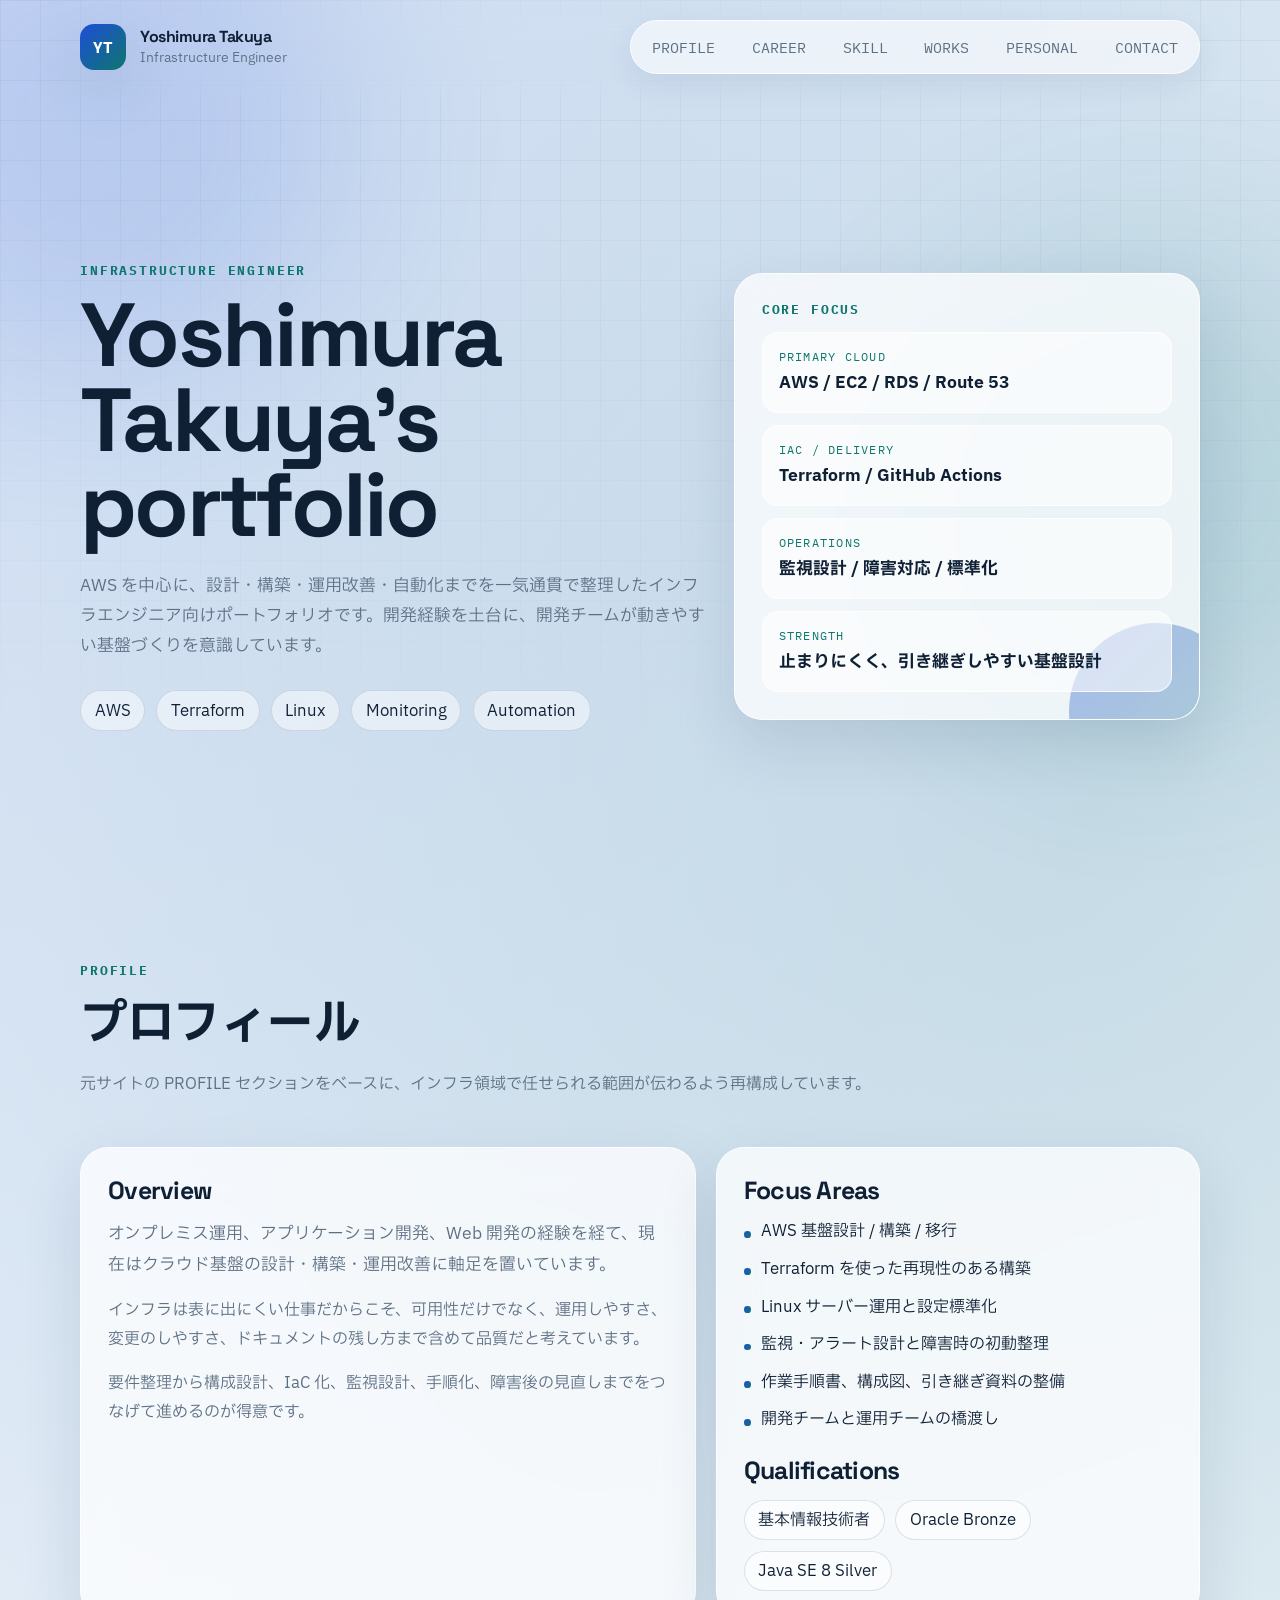
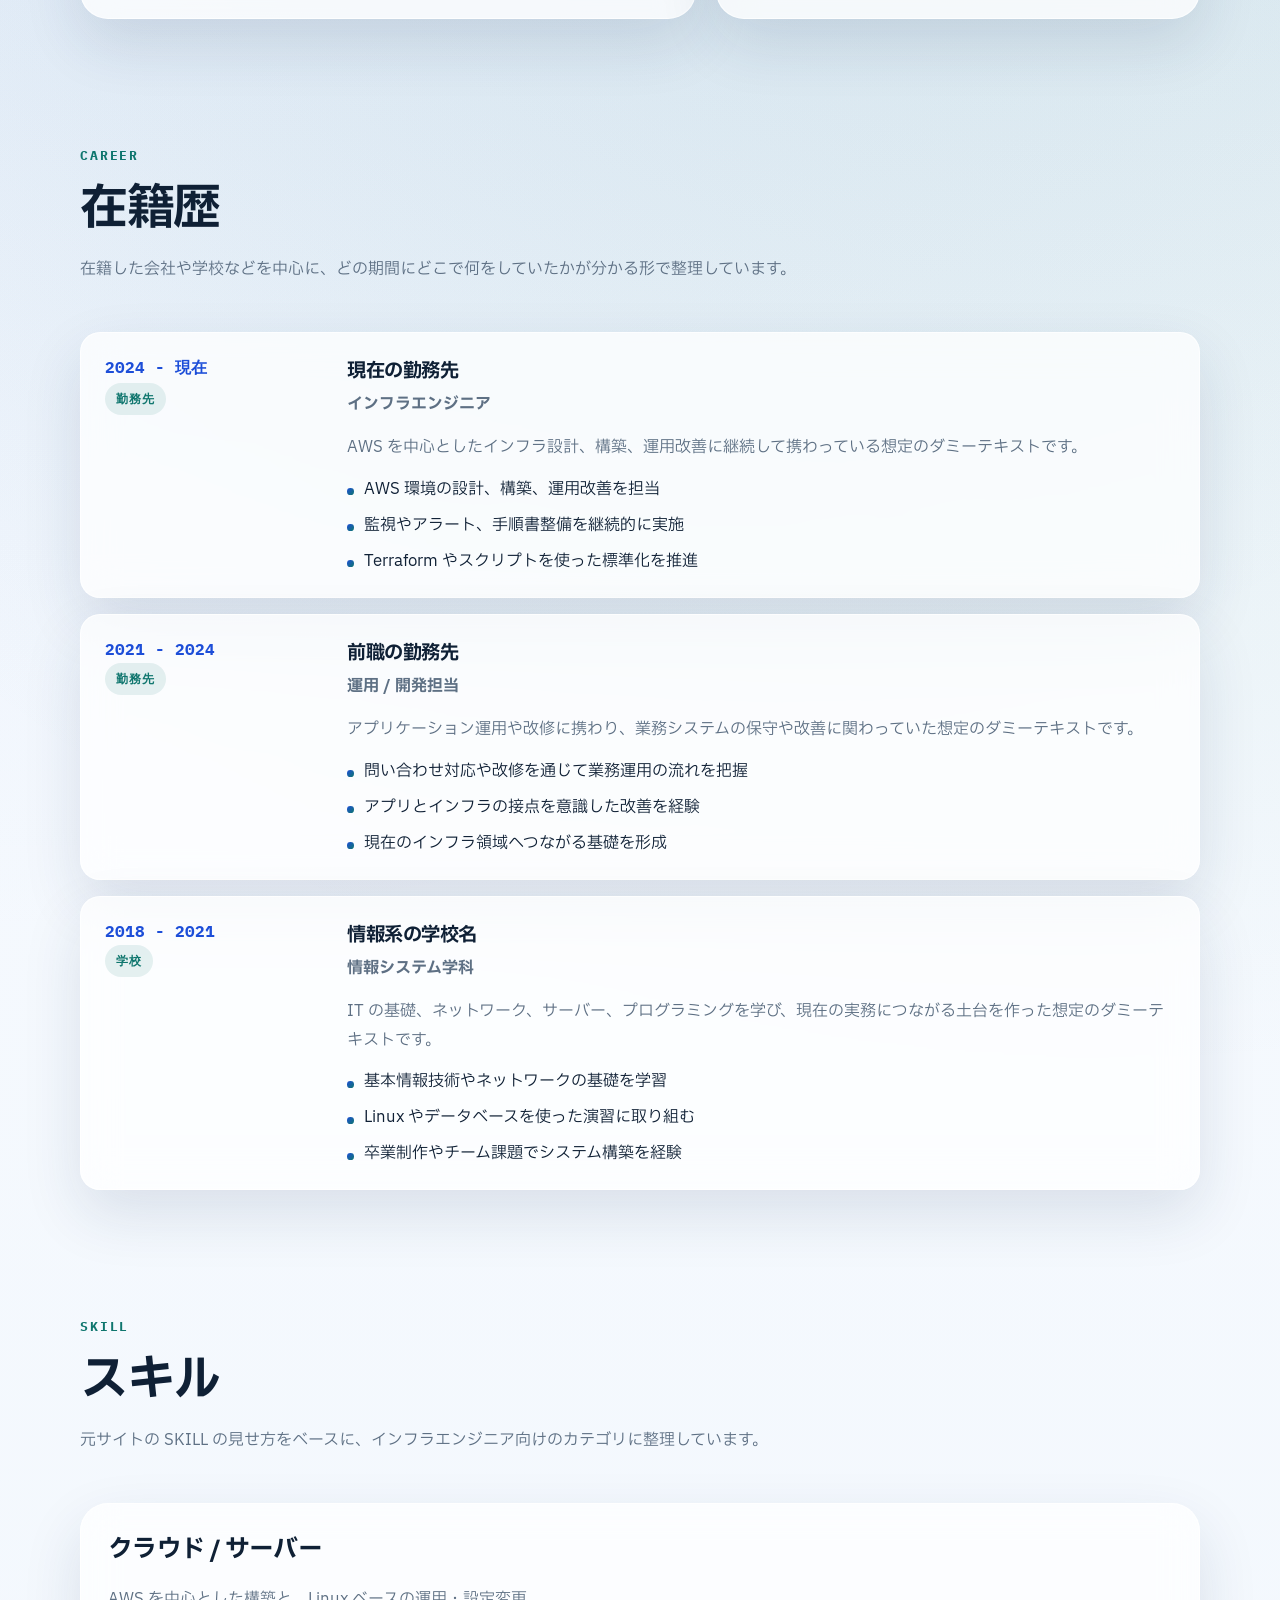
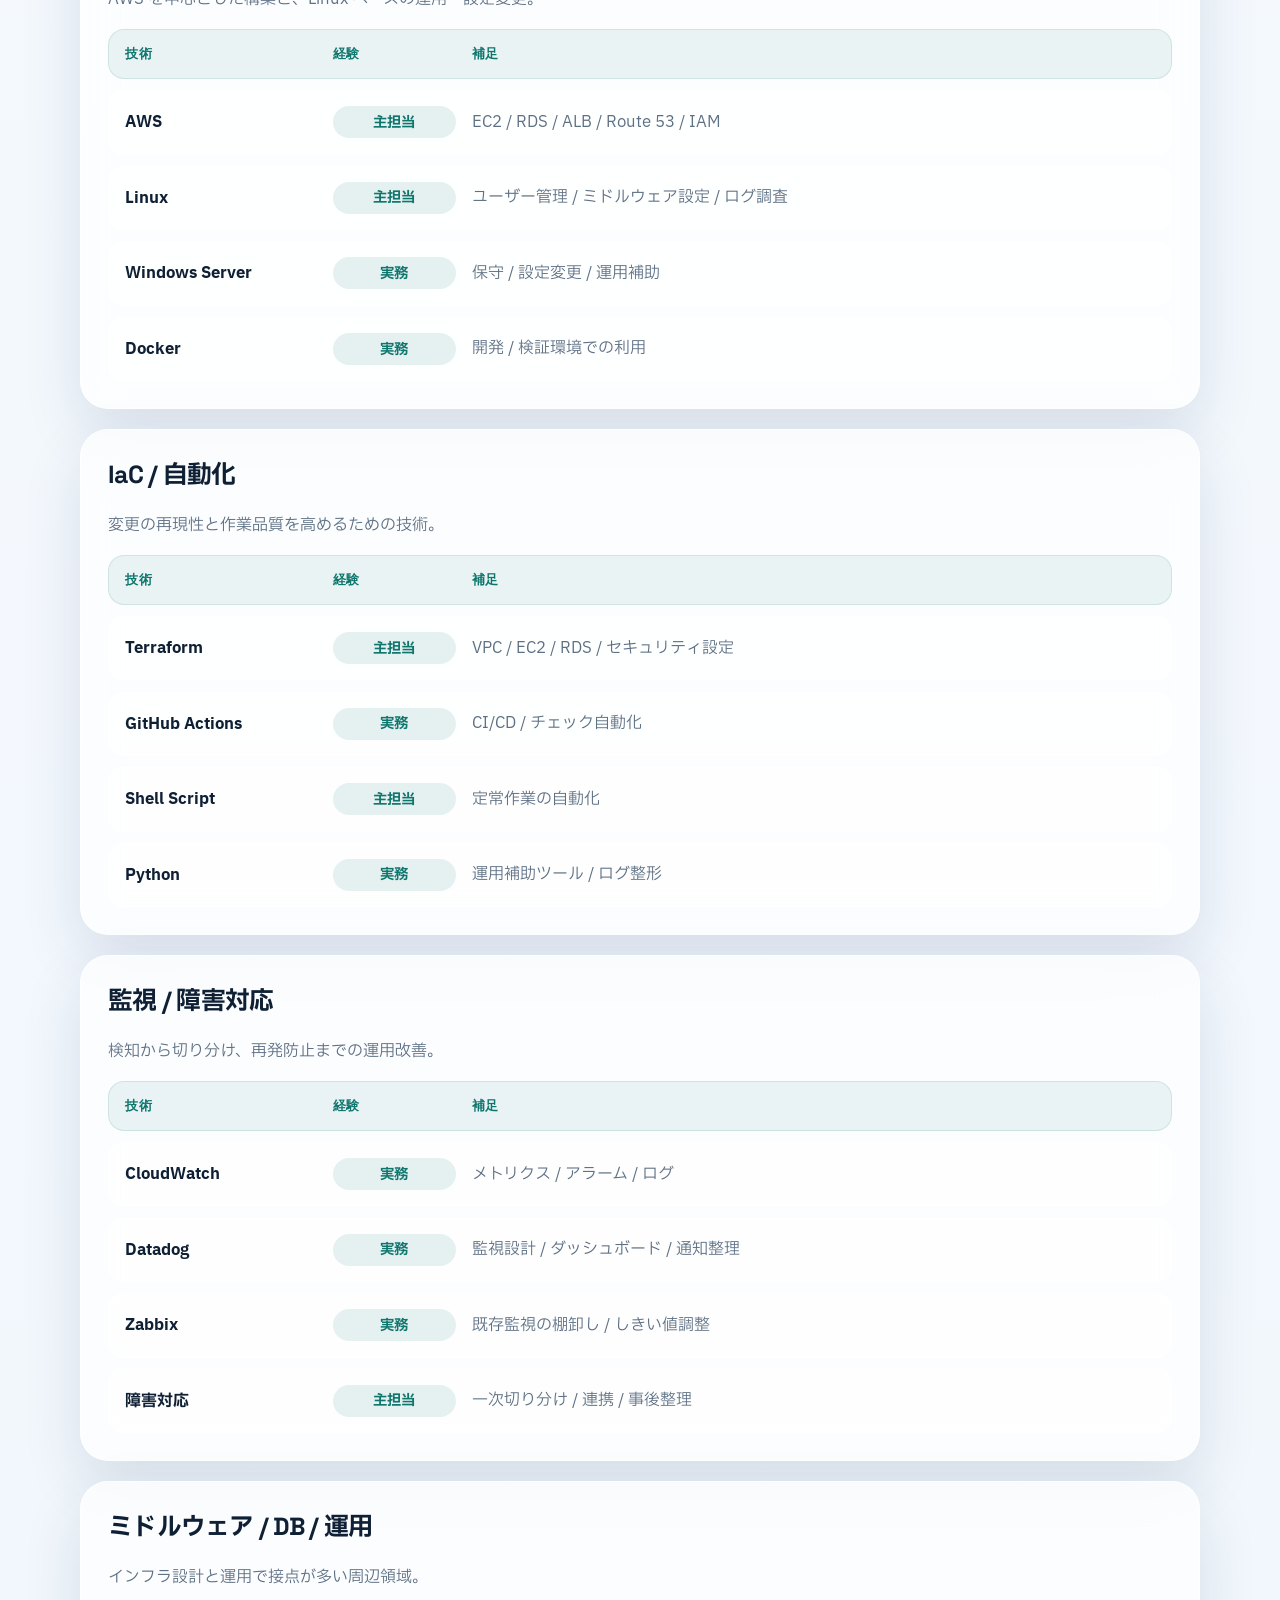
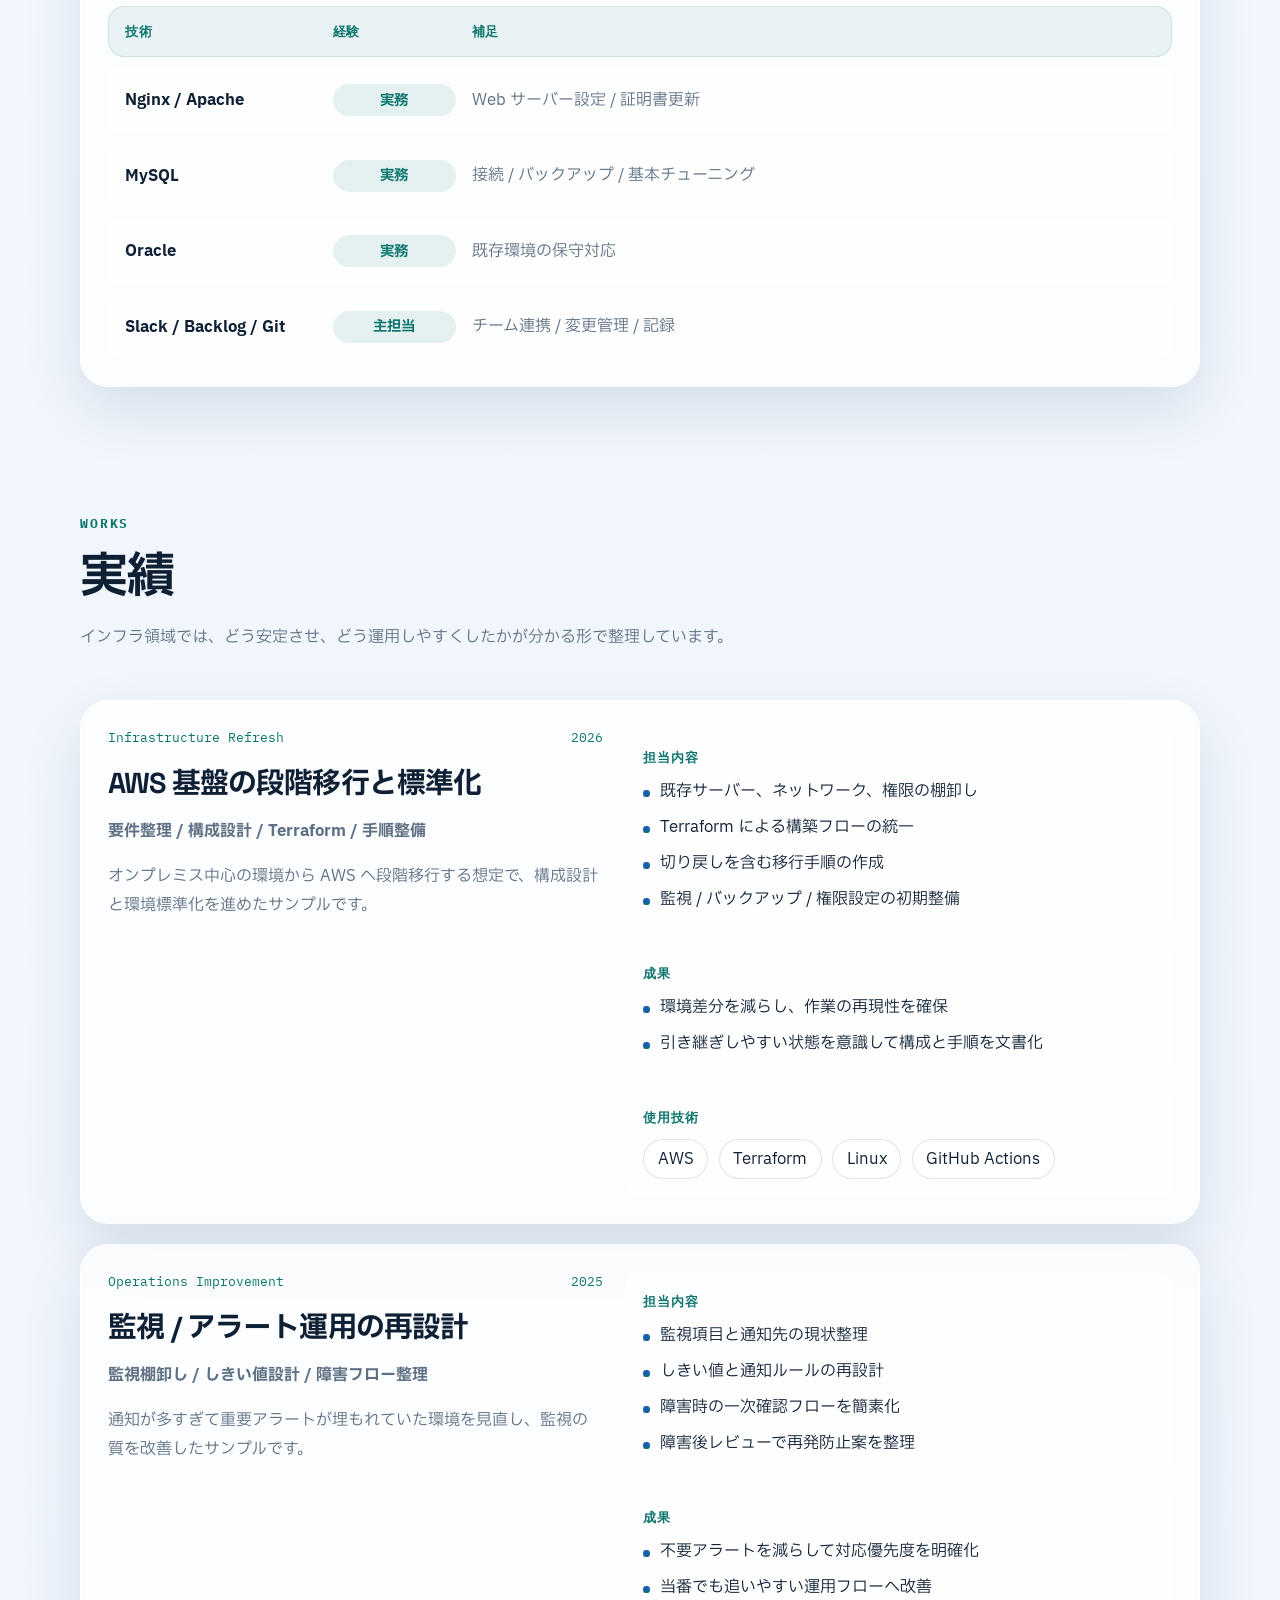
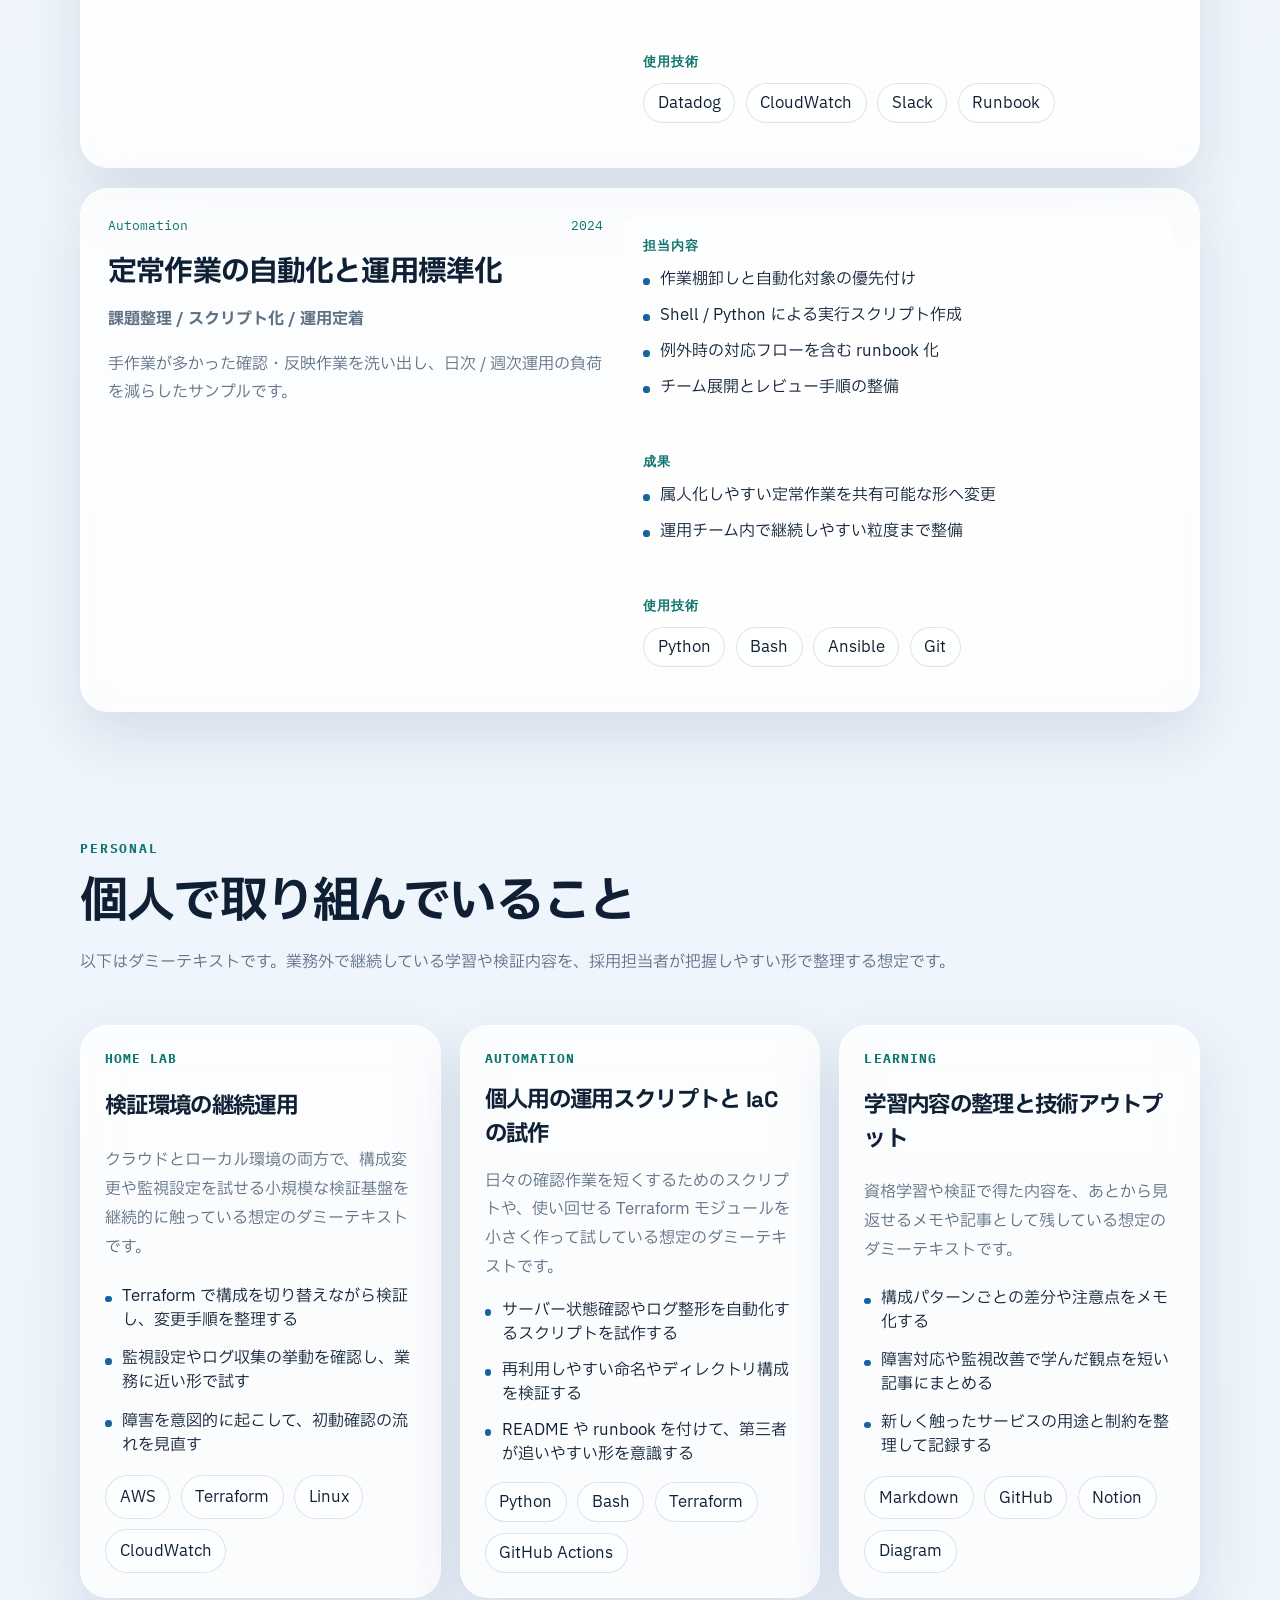
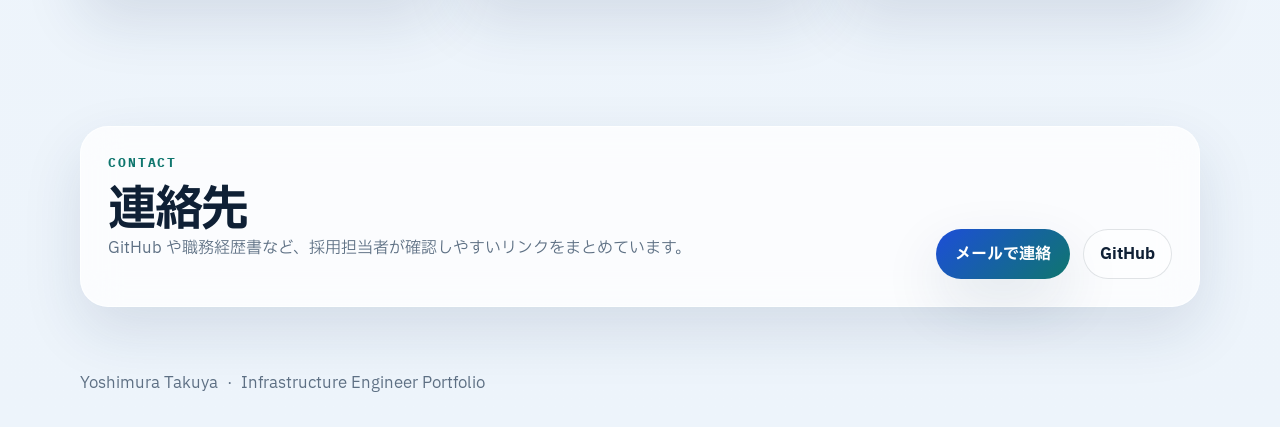
<file: index.html>
<!DOCTYPE html>
<html lang="ja">
  <head>
    <meta charset="UTF-8" />
    <meta name="viewport" content="width=device-width, initial-scale=1.0" />
    <meta
      id="metaDescription"
      name="description"
      content="元サイトの骨格を踏まえて再構成した、インフラエンジニア向けポートフォリオ"
    />
    <title>Yoshimura Takuya | Infrastructure Engineer Portfolio</title>
    <link
      rel="icon"
      href="data:image/svg+xml,%3Csvg xmlns='http://www.w3.org/2000/svg' viewBox='0 0 64 64'%3E%3Crect width='64' height='64' rx='16' fill='%230f766e'/%3E%3Ctext x='50%25' y='57%25' font-size='28' font-family='Arial,sans-serif' font-weight='700' text-anchor='middle' fill='white'%3ENS%3C/text%3E%3C/svg%3E"
    />
    <link rel="stylesheet" href="./styles.css" />
  </head>
  <body>
    <div class="background-grid" aria-hidden="true"></div>
    <div class="background-orb background-orb-left" aria-hidden="true"></div>
    <div class="background-orb background-orb-right" aria-hidden="true"></div>

    <div class="page-shell">
      <header class="site-header">
        <a class="brand" href="#top" aria-label="ページ上部へ移動">
          <span class="brand-mark" id="brandMark">NS</span>
          <span class="brand-copy">
            <strong id="brandName">Yoshimura Takuya</strong>
            <small id="brandRole">Infrastructure Engineer</small>
          </span>
        </a>

        <nav class="site-nav" aria-label="グローバルナビゲーション">
          <a href="#profile">PROFILE</a>
          <a href="#career">CAREER</a>
          <a href="#skills">SKILL</a>
          <a href="#works">WORKS</a>
          <a href="#personal">PERSONAL</a>
          <a href="#contact">CONTACT</a>
        </nav>
      </header>

      <main id="top">
        <section class="hero section" id="heroSection">
          <div class="hero-copy reveal">
            <p class="eyebrow" id="heroEyebrow">Infrastructure Engineer</p>
            <h1 id="heroTitle">Naoto Suzuki's portfolio</h1>
            <p class="hero-summary" id="heroSummary">
              AWS を中心に、設計・構築・運用改善・自動化までを一気通貫で整理したインフラエンジニア向けポートフォリオです。
            </p>

            <ul class="hero-tag-list" id="heroTags" aria-label="主な技術">
              <li>AWS</li>
              <li>Terraform</li>
              <li>Linux</li>
              <li>Monitoring</li>
            </ul>
          </div>

          <div class="hero-side">
            <figure class="hero-visual reveal" id="heroVisualCard" aria-label="プロフィールイメージ">
              <img id="heroImage" alt="" hidden />
              <div class="hero-visual-placeholder" id="heroImagePlaceholder" aria-hidden="true">
                <span class="hero-visual-mark" id="heroImageFallbackMark">NS</span>
                <div class="hero-visual-copy">
                  <strong>Image / Illustration</strong>
                  <p>プロフィール写真やイラストを表示できます。</p>
                </div>
              </div>
            </figure>

            <aside class="hero-panel reveal" aria-label="担当領域の概要">
              <p class="panel-kicker">Core Focus</p>
              <div class="hero-highlight-list" id="heroHighlights">
                <article>
                  <span>Primary Cloud</span>
                  <strong>AWS / EC2 / RDS / Route 53</strong>
                </article>
              </div>
            </aside>
          </div>
        </section>

        <section class="section" id="profile">
          <div class="section-heading reveal">
            <p class="eyebrow">PROFILE</p>
            <h2 id="profileHeading">プロフィール</h2>
            <p class="section-intro" id="profileIntro">
              元サイトの PROFILE セクションをベースに、インフラ領域で任せられる範囲が伝わるよう再構成しています。
            </p>
          </div>

          <div class="profile-grid">
            <article class="panel reveal">
              <h3>Overview</h3>
              <p class="lead-copy" id="profileLead">
                オンプレミス運用、アプリケーション開発、Web 開発の経験を経て、現在はクラウド基盤の設計・構築・運用改善に軸足を置いています。
              </p>
              <div class="body-copy" id="profileBody">
                <p>インフラは表に出にくい仕事だからこそ、可用性だけでなく、運用しやすさ、変更のしやすさ、ドキュメントの残し方まで含めて品質だと考えています。</p>
              </div>
            </article>

            <article class="panel panel-stack reveal">
              <div>
                <h3 id="focusHeading">Focus Areas</h3>
                <ul class="focus-list" id="profileFocusList">
                  <li>AWS 基盤設計 / 構築 / 移行</li>
                </ul>
              </div>

              <div>
                <h3 id="certificationsHeading">Qualifications</h3>
                <ul class="chip-list" id="certificationList">
                  <li>基本情報技術者</li>
                </ul>
              </div>
            </article>
          </div>
        </section>

        <section class="section" id="career">
          <div class="section-heading reveal">
            <p class="eyebrow">CAREER</p>
            <h2 id="careerHeading">在籍歴</h2>
            <p class="section-intro" id="careerIntro">
              在籍した会社や学校などを中心に、どの期間にどこで何をしていたかが分かる形で整理しています。
            </p>
          </div>

          <div class="timeline" id="careerTimeline">
            <article class="timeline-item reveal">
              <div class="timeline-side">
                <span class="timeline-period">2024 - 現在</span>
                <span class="timeline-kind">勤務先</span>
              </div>
              <div class="timeline-content">
                <h4>現在の勤務先</h4>
                <p class="timeline-role">インフラエンジニア</p>
                <p>AWS を中心としたインフラ設計、構築、運用改善に継続して携わっている想定のダミーテキストです。</p>
              </div>
            </article>
          </div>
        </section>

        <section class="section" id="skills">
          <div class="section-heading reveal">
            <p class="eyebrow">SKILL</p>
            <h2 id="skillsHeading">スキル</h2>
            <p class="section-intro" id="skillsIntro">
              元サイトの SKILL の見せ方をベースに、インフラエンジニア向けのカテゴリに整理しています。
            </p>
          </div>

          <div class="skills-stack" id="skillCategoryList">
            <article class="skill-card reveal">
              <div class="skill-card-head">
                <h3>クラウド / サーバー</h3>
                <p>AWS を中心とした構築と、Linux ベースの運用・設定変更。</p>
              </div>
            </article>
          </div>
        </section>

        <section class="section" id="works">
          <div class="section-heading reveal">
            <p class="eyebrow">WORKS</p>
            <h2 id="worksHeading">実績</h2>
            <p class="section-intro" id="worksIntro">
              インフラ領域では、どう安定させ、どう運用しやすくしたかが分かる形で整理しています。
            </p>
          </div>

          <div class="works-list" id="worksList">
            <article class="work-card reveal">
              <div class="work-summary">
                <div class="work-meta">
                  <span>Infrastructure Refresh</span>
                  <span>2026</span>
                </div>
                <h3>AWS 基盤の段階移行と標準化</h3>
                <p class="work-role">要件整理 / 構成設計 / Terraform / 手順整備</p>
                <p>オンプレミス中心の環境から AWS へ段階移行する想定で、構成設計と環境標準化を進めたサンプルです。</p>
              </div>
            </article>
          </div>
        </section>

        <section class="section" id="personal">
          <div class="section-heading reveal">
            <p class="eyebrow">PERSONAL</p>
            <h2 id="personalHeading">個人で取り組んでいること</h2>
            <p class="section-intro" id="personalIntro">
              以下はダミーテキストです。業務外で継続している学習や検証内容を、採用担当者が把握しやすい形で整理する想定です。
            </p>
          </div>

          <div class="personal-grid" id="personalList">
            <article class="personal-card reveal">
              <p class="personal-meta">Home Lab</p>
              <h3>検証環境の継続運用</h3>
              <p>
                クラウドとローカル環境の両方で、構成変更や監視設定を試せる小規模な検証基盤を継続的に触っている想定のダミーテキストです。
              </p>
            </article>
          </div>
        </section>

        <section class="section" id="contact">
          <div class="contact-panel reveal">
            <div>
              <p class="eyebrow">CONTACT</p>
              <h2 id="contactHeading">連絡先</h2>
              <p class="contact-note" id="contactNote">
                GitHub や職務経歴書など、採用担当者が確認しやすいリンクをまとめています。
              </p>
            </div>

            <div class="contact-actions">
              <a class="button" id="contactMail" href="#">メールで連絡</a>
              <div class="social-list" id="contactLinks">
                <a href="https://github.com/horishin06" target="_blank" rel="noreferrer">GitHub</a>
              </div>
            </div>
          </div>
        </section>
      </main>

      <footer class="site-footer">
        <p>
          <span id="footerName">Yoshimura Takuya</span>
          <span>·</span>
          <span id="footerRole">Infrastructure Engineer Portfolio</span>
        </p>
      </footer>
    </div>

    <script src="./site-data.js"></script>
    <script src="./script.js"></script>
  </body>
</html>
</file>
<file: styles.css>
@import url("https://fonts.googleapis.com/css2?family=IBM+Plex+Mono:wght@400;500;700&family=IBM+Plex+Sans+JP:wght@400;500;700&family=Space+Grotesk:wght@500;700&display=swap");

:root {
  --bg: #edf4fb;
  --bg-strong: #f8fbff;
  --surface: rgba(255, 255, 255, 0.74);
  --surface-strong: rgba(255, 255, 255, 0.92);
  --text: #0f2035;
  --muted: #5e7084;
  --line: rgba(15, 32, 53, 0.12);
  --accent: #0f766e;
  --accent-strong: #1d4ed8;
  --accent-soft: rgba(15, 118, 110, 0.1);
  --shadow: 0 24px 60px rgba(28, 53, 87, 0.12);
  --radius-xl: 28px;
  --radius-lg: 20px;
  --radius-md: 16px;
  --max-width: 1120px;
}

* {
  box-sizing: border-box;
}

html {
  scroll-behavior: smooth;
}

body {
  margin: 0;
  min-height: 100vh;
  font-family: "IBM Plex Sans JP", sans-serif;
  color: var(--text);
  background:
    radial-gradient(circle at top left, rgba(29, 78, 216, 0.14), transparent 30%),
    radial-gradient(circle at 85% 10%, rgba(15, 118, 110, 0.16), transparent 24%),
    linear-gradient(180deg, var(--bg-strong) 0%, var(--bg) 100%);
  overflow-x: hidden;
}

a {
  color: inherit;
  text-decoration: none;
}

button,
a {
  -webkit-tap-highlight-color: transparent;
}

.background-grid {
  position: fixed;
  inset: 0;
  background-image:
    linear-gradient(rgba(15, 32, 53, 0.05) 1px, transparent 1px),
    linear-gradient(90deg, rgba(15, 32, 53, 0.05) 1px, transparent 1px);
  background-size: 40px 40px;
  mask-image: linear-gradient(to bottom, rgba(0, 0, 0, 0.9), transparent 86%);
  pointer-events: none;
}

.background-orb {
  position: fixed;
  width: 32rem;
  height: 32rem;
  border-radius: 50%;
  filter: blur(90px);
  opacity: 0.4;
  pointer-events: none;
}

.background-orb-left {
  top: -8rem;
  left: -10rem;
  background: rgba(29, 78, 216, 0.32);
}

.background-orb-right {
  right: -8rem;
  bottom: 10rem;
  background: rgba(15, 118, 110, 0.28);
}

.page-shell {
  width: min(calc(100% - 2rem), var(--max-width));
  margin: 0 auto;
  position: relative;
}

.site-header {
  position: sticky;
  top: 0;
  z-index: 10;
  display: flex;
  align-items: center;
  justify-content: space-between;
  gap: 1rem;
  padding: 1.25rem 0;
  backdrop-filter: blur(18px);
}

.brand {
  display: inline-flex;
  align-items: center;
  gap: 0.85rem;
}

.brand-mark {
  width: 2.9rem;
  height: 2.9rem;
  display: grid;
  place-items: center;
  border-radius: 14px;
  background: linear-gradient(135deg, var(--accent-strong), var(--accent));
  color: #fff;
  font-family: "IBM Plex Mono", monospace;
  font-size: 1rem;
  font-weight: 700;
  box-shadow: var(--shadow);
}

.brand-copy {
  display: flex;
  flex-direction: column;
  gap: 0.08rem;
}

.brand-copy strong,
h1,
h2,
h3,
h4 {
  font-family: "Space Grotesk", "IBM Plex Sans JP", sans-serif;
  letter-spacing: -0.03em;
}

.brand-copy small,
.hero-summary,
.section-intro,
.body-copy p,
.lead-copy,
.skill-card-head p,
.timeline-content p,
.contact-note,
.work-summary p,
.timeline-org {
  color: var(--muted);
}

.site-nav {
  display: inline-flex;
  flex-wrap: wrap;
  align-items: center;
  gap: 0.3rem;
  padding: 0.32rem;
  border-radius: 999px;
  background: rgba(255, 255, 255, 0.58);
  border: 1px solid rgba(255, 255, 255, 0.75);
  box-shadow: 0 10px 30px rgba(28, 53, 87, 0.08);
}

.site-nav a {
  padding: 0.72rem 1rem;
  border-radius: 999px;
  font-size: 0.92rem;
  font-family: "IBM Plex Mono", monospace;
  color: var(--muted);
  transition: transform 180ms ease, color 180ms ease, background-color 180ms ease;
}

.site-nav a:hover,
.site-nav a.is-active {
  color: var(--text);
  background: rgba(15, 32, 53, 0.08);
  transform: translateY(-1px);
}

.section {
  padding: 4rem 0;
}

.hero {
  display: grid;
  grid-template-columns: minmax(0, 1.15fr) minmax(320px, 0.85fr);
  gap: 1.4rem;
  align-items: center;
  min-height: calc(100vh - 6rem);
}

.hero-copy {
  max-width: 640px;
}

.hero-side {
  display: grid;
  width: 100%;
  gap: 1rem;
  align-items: start;
}

.hero:not(.has-hero-image) .hero-visual {
  display: none;
}

.eyebrow,
.panel-kicker {
  margin: 0 0 0.9rem;
  font-family: "IBM Plex Mono", monospace;
  font-size: 0.82rem;
  font-weight: 700;
  letter-spacing: 0.14em;
  text-transform: uppercase;
  color: var(--accent);
}

h1 {
  margin: 0;
  font-size: clamp(3rem, 7vw, 5.6rem);
  line-height: 0.95;
  max-width: 10ch;
}

h2 {
  margin: 0;
  font-size: clamp(2rem, 4vw, 3rem);
  line-height: 1.02;
}

h3 {
  margin: 0 0 0.85rem;
  font-size: 1.55rem;
}

h4 {
  margin: 0 0 0.6rem;
  font-size: 1.2rem;
}

.hero-summary,
.section-intro,
.body-copy p,
.lead-copy,
.timeline-content p,
.work-summary p,
.personal-summary,
.contact-note {
  line-height: 1.8;
}

.hero-summary {
  max-width: 62ch;
  margin: 1.4rem 0 0;
  font-size: 1.05rem;
}

.hero-tag-list,
.focus-list,
.chip-list,
.timeline-highlights,
.bullet-list,
.stack-list,
.social-list {
  list-style: none;
  padding: 0;
  margin: 0;
}

.hero-tag-list {
  display: flex;
  flex-wrap: wrap;
  gap: 0.7rem;
  margin-top: 1.8rem;
}

.hero-tag-list li,
.chip-list li,
.stack-list li,
.social-list a,
.button {
  border-radius: 999px;
}

.hero-tag-list li,
.chip-list li,
.stack-list li {
  display: inline-flex;
  align-items: center;
  min-height: 2.3rem;
  padding: 0.45rem 0.85rem;
  border: 1px solid var(--line);
  background: rgba(255, 255, 255, 0.48);
}

.hero-panel,
.hero-visual,
.panel,
.skill-card,
.work-card,
.contact-panel,
.timeline-item {
  background: var(--surface);
  backdrop-filter: blur(18px);
  border: 1px solid rgba(255, 255, 255, 0.72);
  box-shadow: var(--shadow);
}

.hero-panel,
.hero-visual,
.panel,
.skill-card,
.work-card,
.contact-panel {
  border-radius: var(--radius-xl);
  padding: 1.7rem;
}

.hero-panel {
  position: relative;
  overflow: hidden;
  width: 100%;
}

.hero.has-hero-image {
  grid-template-columns: minmax(0, 1.06fr) minmax(360px, 0.94fr);
  gap: clamp(1.6rem, 3vw, 2.8rem);
  align-items: start;
  min-height: clamp(680px, calc(100vh - 6rem), 860px);
  padding-top: clamp(2.2rem, 6vh, 5rem);
}

.hero.has-hero-image .hero-copy {
  max-width: 620px;
  padding-top: 0.35rem;
}

.hero.has-hero-image .hero-side {
  width: min(100%, 400px);
  gap: 0.9rem;
  justify-self: end;
}

.hero.has-hero-image .hero-panel {
  padding: 1.45rem;
}

.hero-visual {
  position: relative;
  overflow: hidden;
  width: 100%;
  margin: 0;
  padding: 0;
  aspect-ratio: 1 / 1;
}

.hero-visual img {
  display: block;
  width: 100%;
  height: 100%;
  object-fit: cover;
}

.hero-visual-placeholder {
  height: 100%;
  display: grid;
  align-content: end;
  gap: 1rem;
  padding: 1.6rem;
  background:
    linear-gradient(180deg, rgba(255, 255, 255, 0.02), rgba(15, 32, 53, 0.12)),
    radial-gradient(circle at 18% 18%, rgba(29, 78, 216, 0.28), transparent 34%),
    radial-gradient(circle at 80% 22%, rgba(15, 118, 110, 0.22), transparent 32%),
    linear-gradient(145deg, rgba(248, 251, 255, 0.96), rgba(223, 236, 248, 0.86));
}

.hero-visual-mark {
  display: inline-grid;
  place-items: center;
  width: 4.5rem;
  height: 4.5rem;
  border-radius: 20px;
  background: linear-gradient(135deg, var(--accent-strong), var(--accent));
  color: #fff;
  font-family: "IBM Plex Mono", monospace;
  font-size: 1.3rem;
  font-weight: 700;
  box-shadow: 0 18px 38px rgba(29, 78, 216, 0.22);
}

.hero-visual-copy {
  display: grid;
  gap: 0.3rem;
}

.hero-visual-copy strong {
  font-size: 1.15rem;
}

.hero-visual-copy p {
  margin: 0;
  color: var(--muted);
  line-height: 1.7;
}

.hero-visual.has-image .hero-visual-placeholder {
  display: none;
}

.hero-panel::before {
  content: "";
  position: absolute;
  inset: auto -10% -18% auto;
  width: 11rem;
  height: 11rem;
  border-radius: 50%;
  background: linear-gradient(135deg, rgba(29, 78, 216, 0.5), rgba(15, 118, 110, 0.42));
  opacity: 0.7;
}

.hero-highlight-list {
  position: relative;
  z-index: 1;
  display: grid;
  gap: 0.75rem;
}

.hero-highlight-list article {
  padding: 0.95rem 1rem;
  border-radius: var(--radius-md);
  background: rgba(255, 255, 255, 0.56);
  border: 1px solid rgba(255, 255, 255, 0.74);
}

.hero-highlight-list span {
  display: block;
  margin-bottom: 0.35rem;
  font-family: "IBM Plex Mono", monospace;
  font-size: 0.78rem;
  text-transform: uppercase;
  letter-spacing: 0.1em;
  color: var(--accent);
}

.hero-highlight-list strong {
  display: block;
  font-size: 1.05rem;
  line-height: 1.6;
}

.section-heading {
  display: flex;
  flex-direction: column;
  gap: 0.35rem;
  margin-bottom: 2rem;
}

.profile-grid {
  display: grid;
  grid-template-columns: minmax(0, 1.12fr) minmax(320px, 0.88fr);
  gap: 1.2rem;
}

.panel-stack {
  display: grid;
  gap: 1.5rem;
  align-content: start;
}

.lead-copy {
  margin: 0 0 1rem;
  font-size: 1.05rem;
}

.body-copy p:first-child,
.contact-note,
.skill-card-head p {
  margin-top: 0;
}

.body-copy p:last-child,
.skill-card-head p:last-child {
  margin-bottom: 0;
}

.focus-list {
  display: grid;
  gap: 0.85rem;
}

.focus-list li,
.timeline-highlights li,
.bullet-list li {
  position: relative;
  padding-left: 1.05rem;
}

.focus-list li::before,
.timeline-highlights li::before,
.bullet-list li::before {
  content: "";
  position: absolute;
  left: 0;
  top: 0.72rem;
  width: 0.42rem;
  height: 0.42rem;
  border-radius: 50%;
  background: linear-gradient(135deg, var(--accent-strong), var(--accent));
}

.chip-list {
  display: flex;
  flex-wrap: wrap;
  gap: 0.65rem;
}

.timeline-block {
  margin-top: 1.2rem;
}

.timeline-heading {
  margin-bottom: 1rem;
}

.timeline {
  display: grid;
  gap: 1rem;
}

.timeline-item {
  display: grid;
  grid-template-columns: 220px minmax(0, 1fr);
  gap: 1.4rem;
  padding: 1.5rem;
  border-radius: var(--radius-lg);
}

.timeline-side {
  display: grid;
  align-content: start;
  gap: 0.3rem;
}

.timeline-period {
  font-family: "IBM Plex Mono", monospace;
  font-weight: 700;
  color: var(--accent-strong);
}

.timeline-kind {
  display: inline-flex;
  align-items: center;
  justify-content: center;
  width: fit-content;
  min-height: 2rem;
  padding: 0.2rem 0.7rem;
  border-radius: 999px;
  background: rgba(15, 118, 110, 0.1);
  color: var(--accent);
  font-family: "IBM Plex Mono", monospace;
  font-size: 0.78rem;
  font-weight: 700;
  letter-spacing: 0.06em;
  text-transform: uppercase;
}

.timeline-content h4 {
  margin-bottom: 0.35rem;
}

.timeline-role {
  margin: 0 0 0.8rem;
  font-weight: 700;
  color: var(--text);
}

.timeline-content p {
  margin: 0 0 0.9rem;
}

.timeline-highlights,
.bullet-list {
  display: grid;
  gap: 0.75rem;
}

.skills-stack,
.personal-grid,
.works-list {
  display: grid;
  gap: 1.2rem;
}

.personal-grid {
  grid-template-columns: repeat(3, minmax(0, 1fr));
}

.skill-card {
  display: grid;
  gap: 1.1rem;
}

.skill-card-head {
  display: grid;
  gap: 0.35rem;
}

.skill-table {
  display: grid;
  gap: 0.7rem;
}

.skill-table-row {
  display: grid;
  grid-template-columns: minmax(140px, 0.28fr) minmax(84px, 0.18fr) minmax(0, 1fr);
  gap: 1rem;
  align-items: center;
  padding: 0.95rem 1rem;
  border-radius: var(--radius-md);
  background: rgba(255, 255, 255, 0.56);
  border: 1px solid rgba(255, 255, 255, 0.74);
}

.skill-table-head {
  background: rgba(15, 118, 110, 0.08);
  border-color: rgba(15, 118, 110, 0.12);
  font-family: "IBM Plex Mono", monospace;
  font-size: 0.82rem;
  font-weight: 700;
  letter-spacing: 0.06em;
  text-transform: uppercase;
  color: var(--accent);
}

.skill-table-row strong {
  font-size: 1rem;
}

.skill-table-row p {
  margin: 0;
  color: var(--muted);
  line-height: 1.7;
}

.skill-experience {
  display: inline-flex;
  align-items: center;
  justify-content: center;
  min-height: 2rem;
  padding: 0.25rem 0.7rem;
  border-radius: 999px;
  background: var(--accent-soft);
  color: var(--accent);
  font-size: 0.9rem;
  font-weight: 700;
}

.work-card {
  display: grid;
  grid-template-columns: minmax(0, 0.95fr) minmax(0, 1.05fr);
  gap: 1.4rem;
}

.personal-card {
  display: grid;
  gap: 1rem;
  padding: 1.5rem;
  border-radius: var(--radius-xl);
  background: var(--surface);
  backdrop-filter: blur(18px);
  border: 1px solid rgba(255, 255, 255, 0.72);
  box-shadow: var(--shadow);
}

.personal-card h3 {
  margin: 0;
  font-size: 1.4rem;
}

.personal-meta {
  margin: 0;
  font-family: "IBM Plex Mono", monospace;
  font-size: 0.82rem;
  font-weight: 700;
  letter-spacing: 0.08em;
  text-transform: uppercase;
  color: var(--accent);
}

.personal-summary {
  margin: 0;
  color: var(--muted);
}

.work-meta {
  display: flex;
  flex-wrap: wrap;
  justify-content: space-between;
  gap: 0.85rem;
  font-family: "IBM Plex Mono", monospace;
  font-size: 0.84rem;
  color: var(--accent);
}

.work-summary h3 {
  margin: 1rem 0 0.7rem;
  font-size: 1.8rem;
}

.work-role {
  margin: 0 0 0.7rem;
  font-weight: 700;
}

.work-detail {
  display: grid;
  gap: 1rem;
}

.work-block {
  padding: 1rem 1.05rem;
  border-radius: var(--radius-md);
  background: rgba(255, 255, 255, 0.56);
  border: 1px solid rgba(255, 255, 255, 0.74);
}

.work-block-title {
  display: inline-block;
  margin-bottom: 0.75rem;
  font-family: "IBM Plex Mono", monospace;
  font-size: 0.82rem;
  font-weight: 700;
  letter-spacing: 0.08em;
  text-transform: uppercase;
  color: var(--accent);
}

.stack-list {
  display: flex;
  flex-wrap: wrap;
  gap: 0.65rem;
}

.contact-panel {
  display: flex;
  align-items: flex-end;
  justify-content: space-between;
  gap: 1.6rem;
}

.contact-actions {
  display: flex;
  flex-wrap: wrap;
  gap: 0.8rem;
  justify-content: flex-end;
}

.button {
  display: inline-flex;
  align-items: center;
  justify-content: center;
  min-height: 3rem;
  padding: 0.8rem 1.2rem;
  background: linear-gradient(135deg, var(--accent-strong), var(--accent));
  color: #fff;
  font-weight: 700;
  box-shadow: var(--shadow);
  transition: transform 180ms ease;
}

.button:hover,
.social-list a:hover {
  transform: translateY(-2px);
}

.social-list {
  display: flex;
  flex-wrap: wrap;
  gap: 0.75rem;
}

.social-list a {
  display: inline-flex;
  align-items: center;
  min-height: 3rem;
  padding: 0.75rem 1rem;
  background: rgba(255, 255, 255, 0.6);
  border: 1px solid var(--line);
  font-weight: 700;
  transition: transform 180ms ease;
}

.site-footer {
  padding: 0 0 2rem;
  color: var(--muted);
}

.site-footer p {
  margin: 0;
  display: flex;
  gap: 0.55rem;
}

.reveal {
  opacity: 1;
  transform: translateY(0);
}

.js-enabled .reveal {
  opacity: 0;
  transform: translateY(20px);
  transition: opacity 600ms ease, transform 600ms ease;
}

.js-enabled .reveal.is-visible {
  opacity: 1;
  transform: translateY(0);
}

@media (max-width: 1024px) {
  .hero,
  .profile-grid,
  .work-card,
  .personal-grid,
  .contact-panel {
    grid-template-columns: 1fr;
  }

  .site-header {
    flex-direction: column;
    align-items: stretch;
  }

  .site-nav {
    justify-content: center;
  }

  .contact-actions {
    justify-content: flex-start;
  }
}

@media (max-width: 720px) {
  .page-shell {
    width: min(calc(100% - 1.2rem), var(--max-width));
  }

  .site-nav {
    width: 100%;
    border-radius: 24px;
  }

  .site-nav a {
    flex: 1 1 auto;
    text-align: center;
  }

  .hero {
    min-height: auto;
    padding-top: 1rem;
  }

  .hero-side {
    width: 100%;
    justify-self: stretch;
  }

  .hero.has-hero-image .hero-side {
    width: 100%;
    justify-self: stretch;
  }

  .hero-visual,
  .hero-visual img,
  .hero-visual-placeholder {
    min-height: 280px;
  }

  .timeline-item,
  .skill-table-row,
  .skill-table-head {
    grid-template-columns: 1fr;
  }

  .work-meta,
  .site-footer p {
    flex-direction: column;
    align-items: flex-start;
  }

  .contact-actions,
  .social-list {
    width: 100%;
    flex-direction: column;
    align-items: stretch;
  }

  .button,
  .social-list a {
    width: 100%;
  }
}

@media (prefers-reduced-motion: reduce) {
  html {
    scroll-behavior: auto;
  }

  *,
  *::before,
  *::after {
    animation: none !important;
    transition: none !important;
  }

  .reveal {
    opacity: 1 !important;
    transform: none !important;
  }
}
</file>
